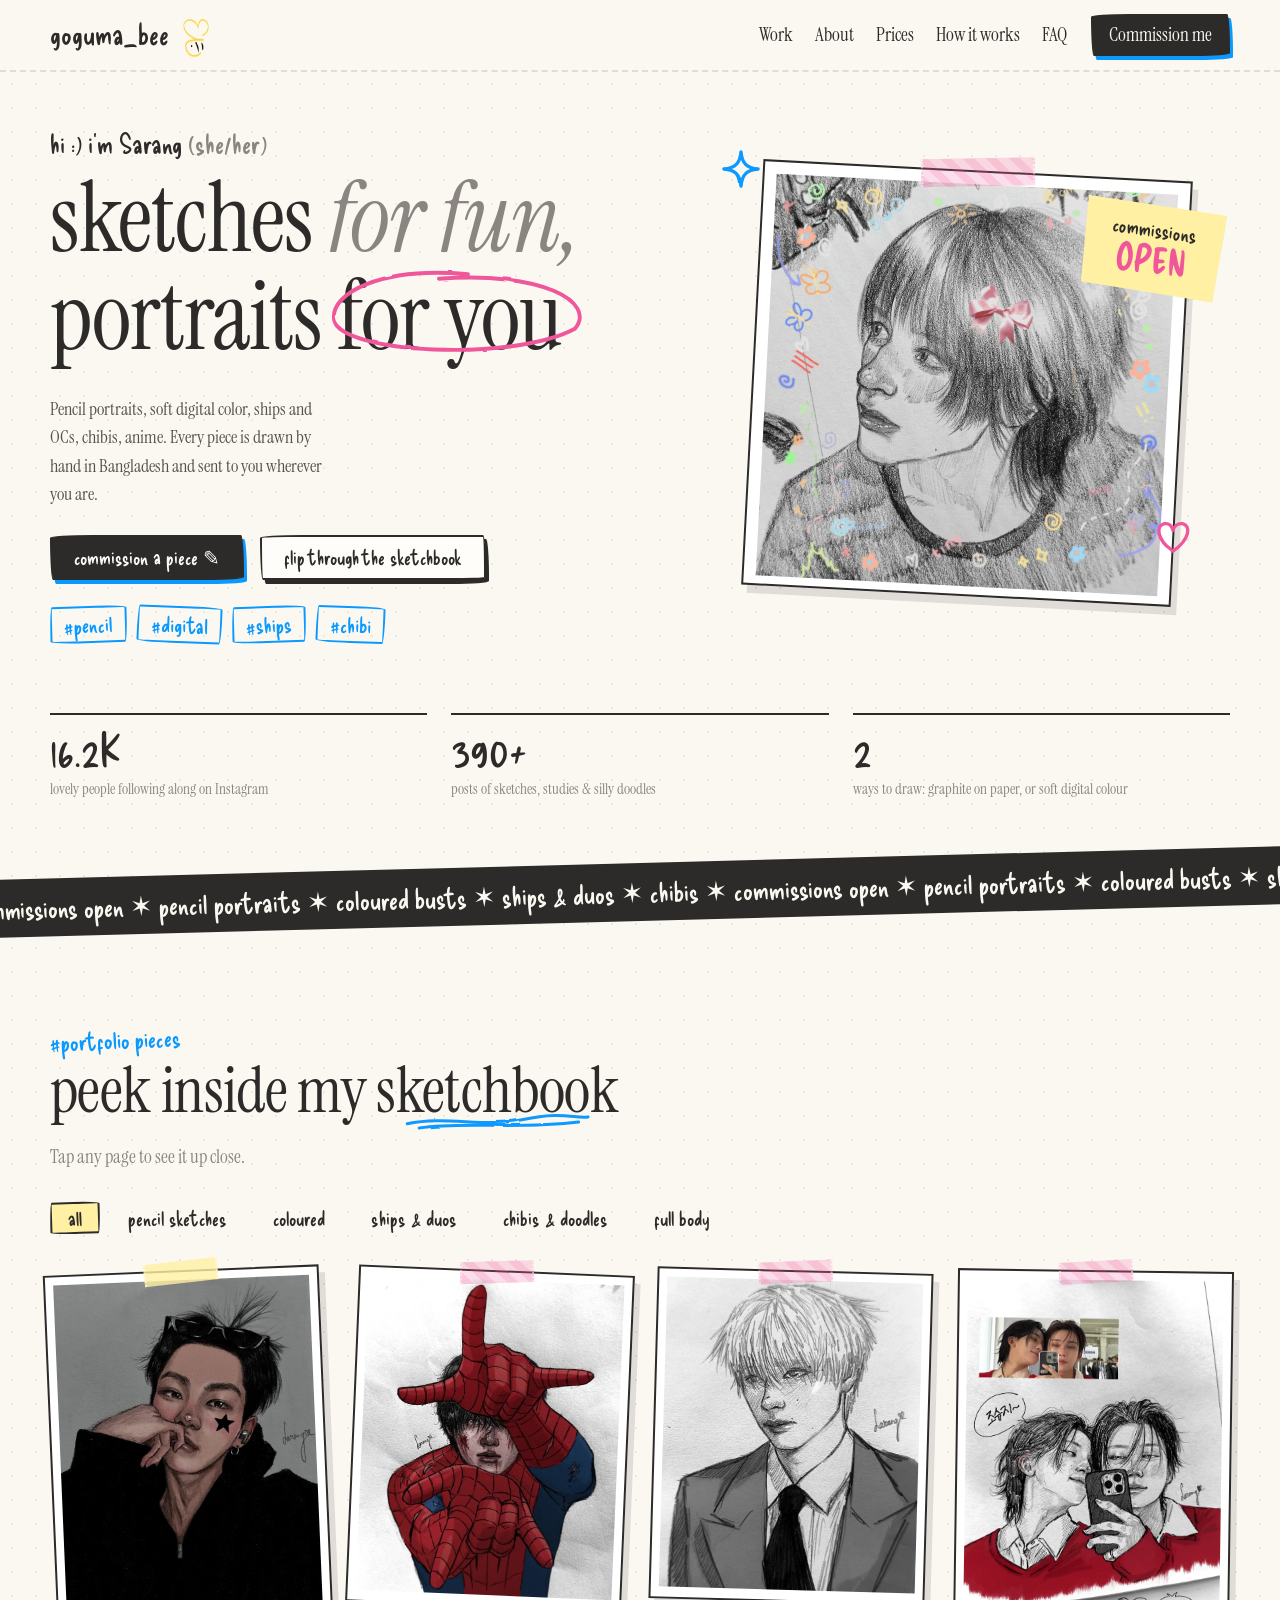
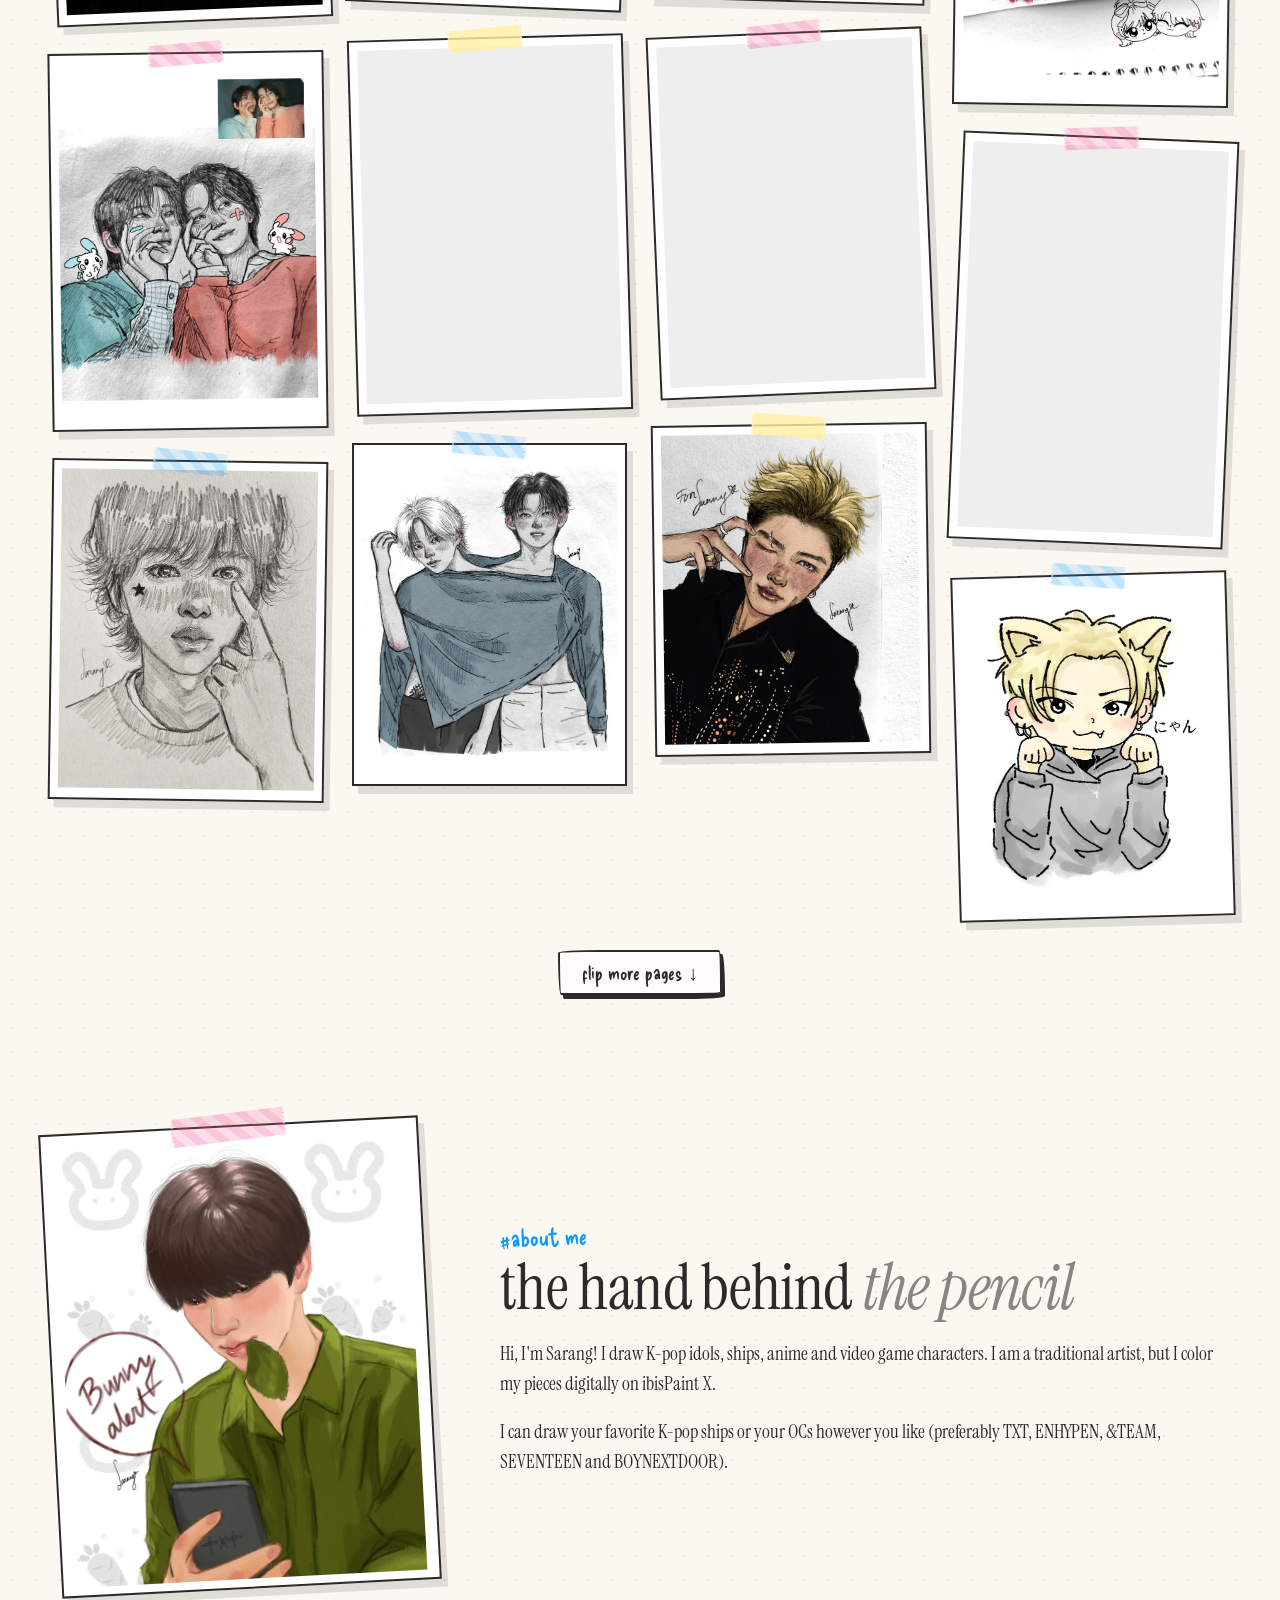
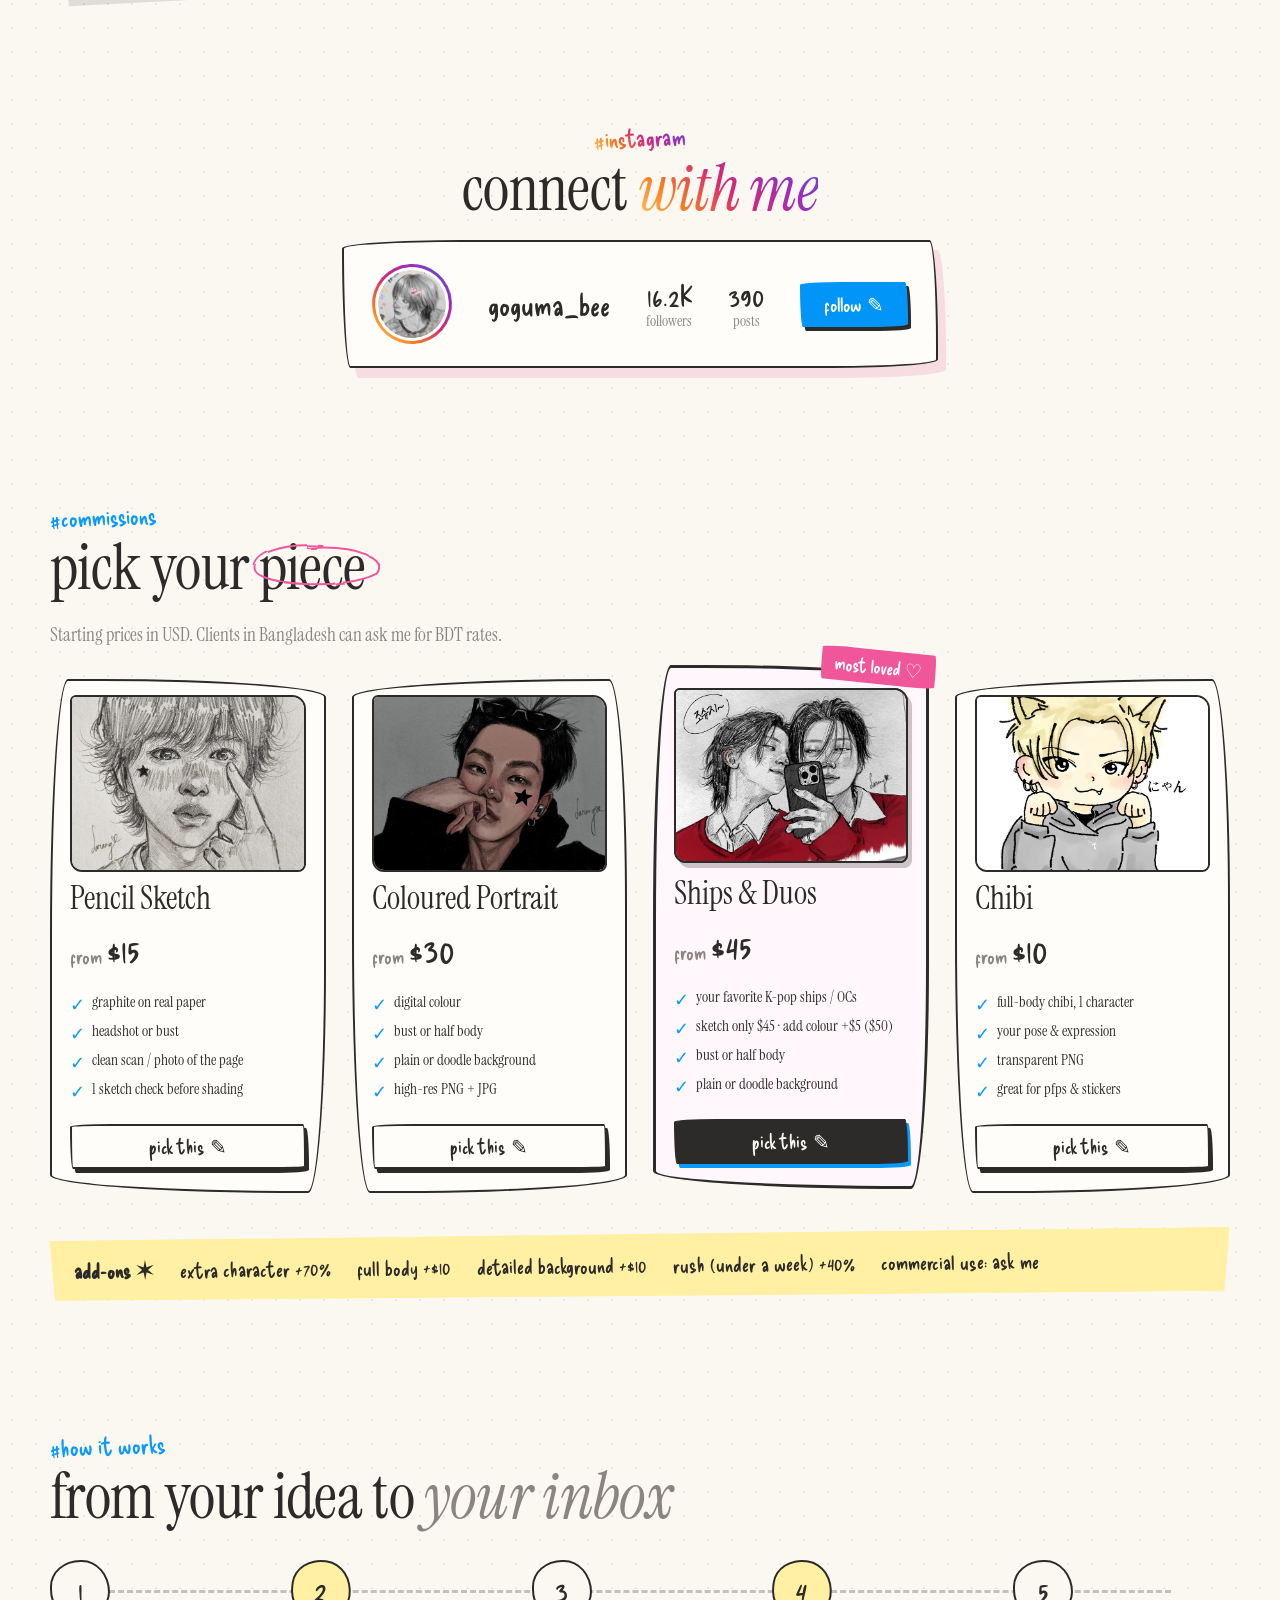
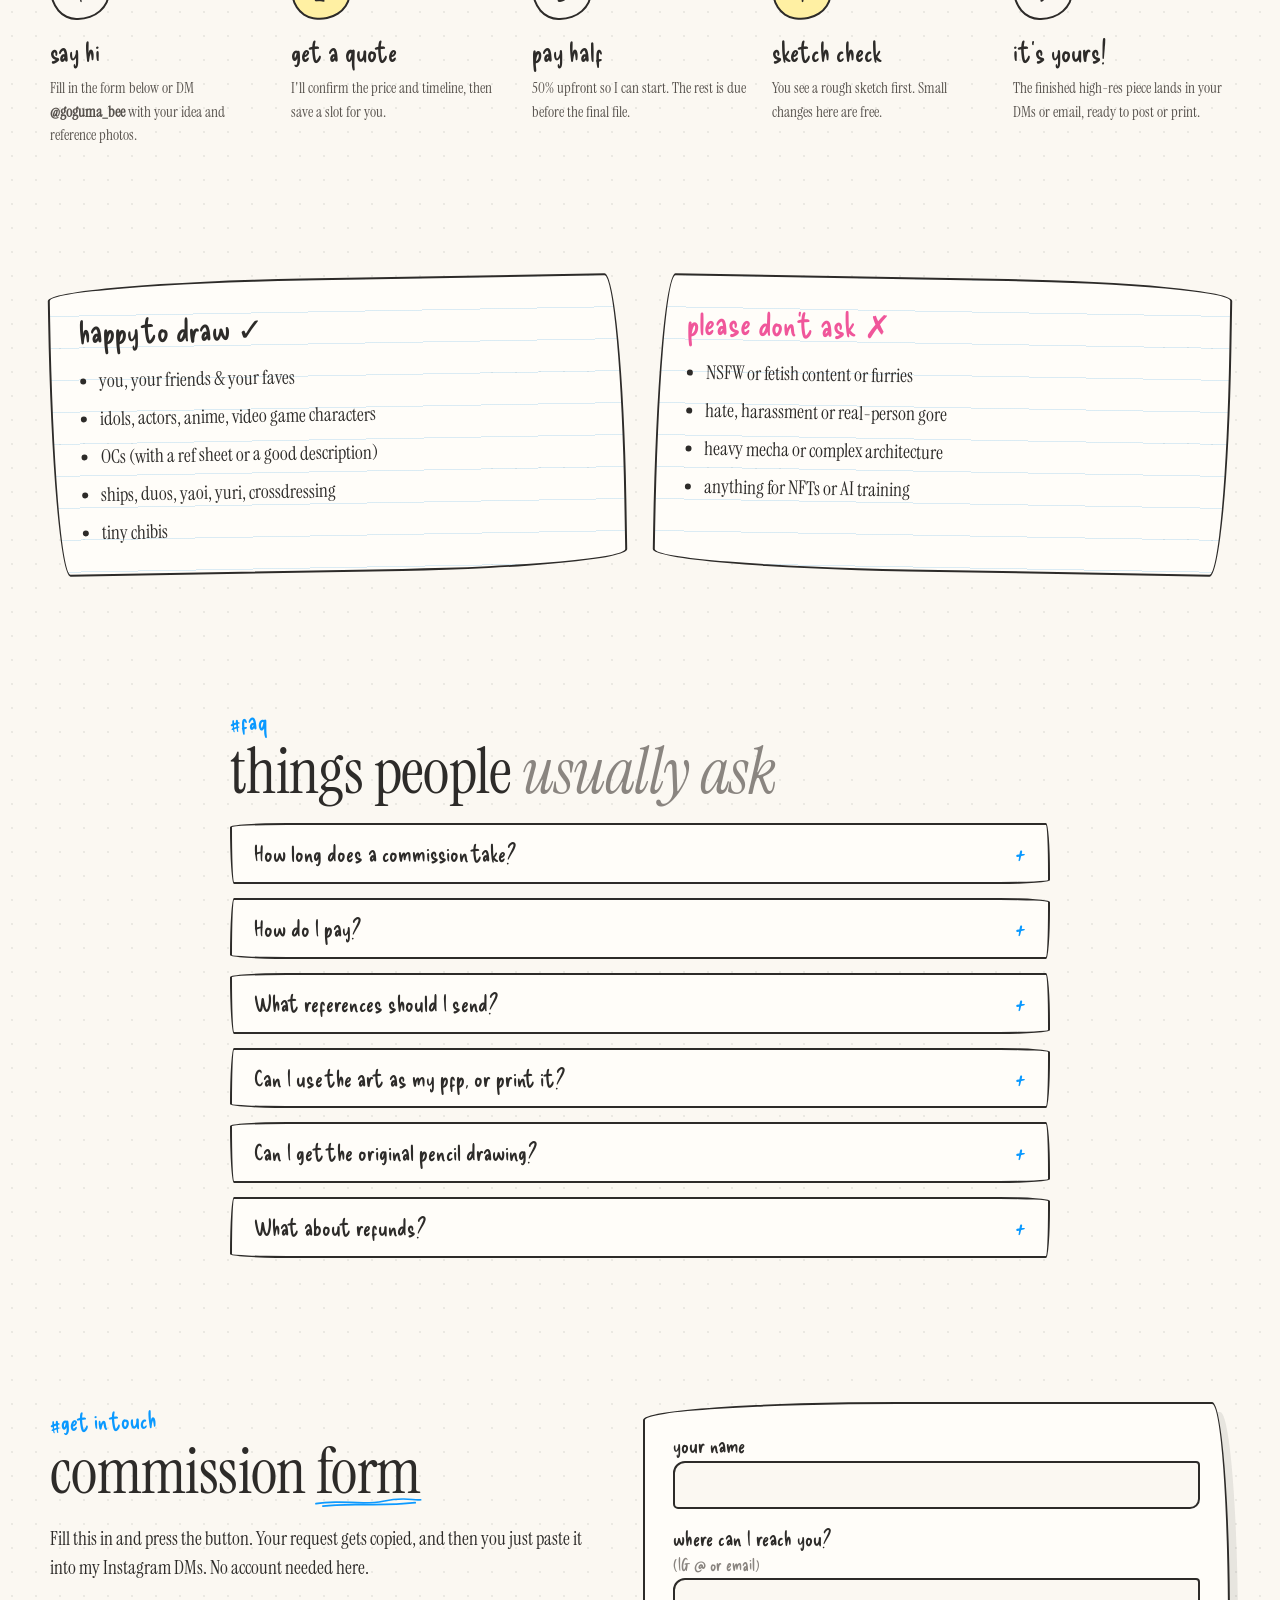
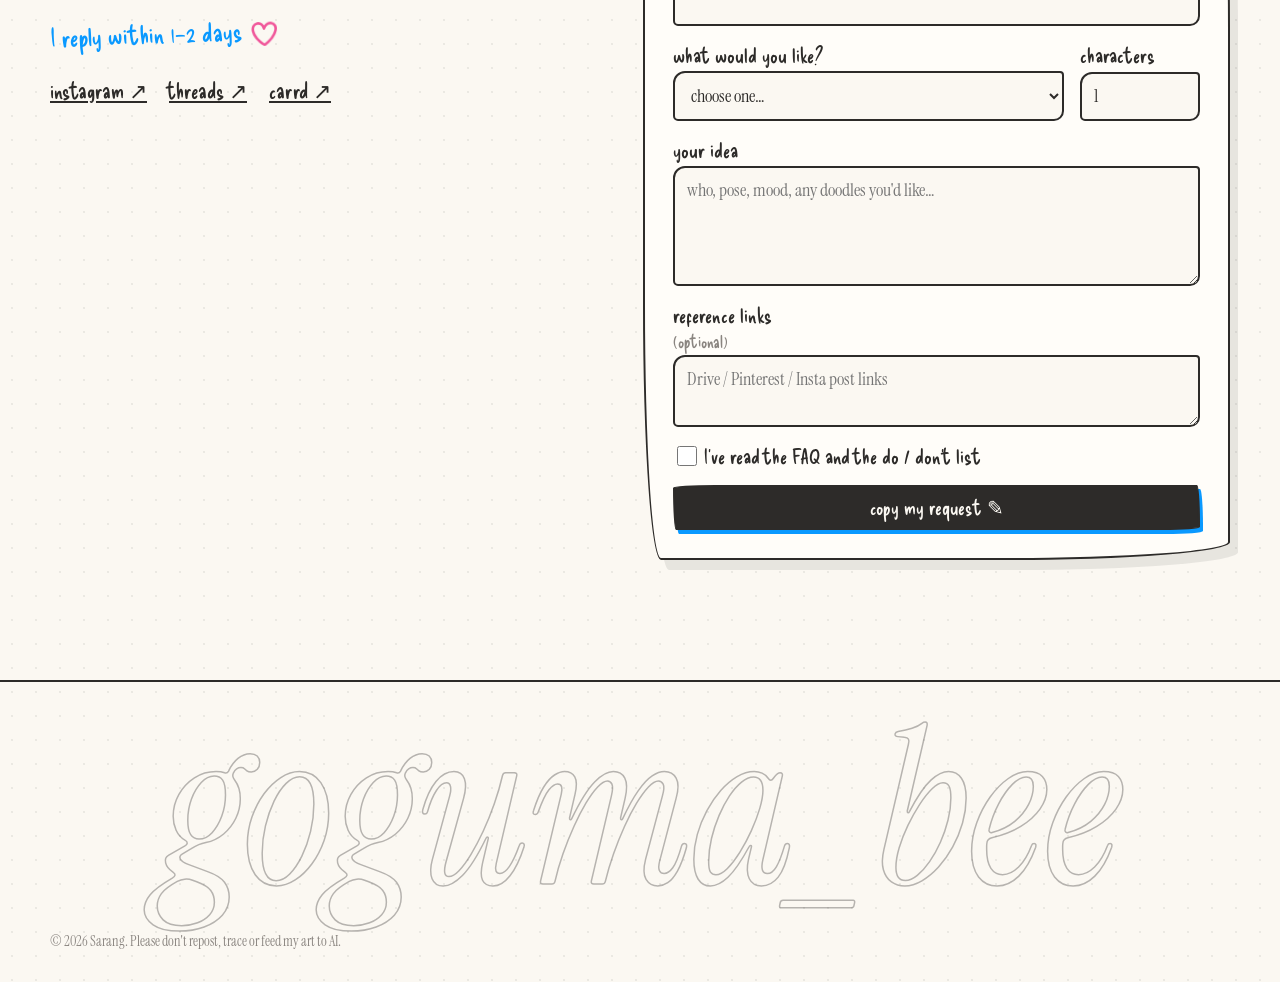
<file: index.html>
<!DOCTYPE html>
<html lang="en">
<head>
  <meta charset="utf-8">
  <meta name="viewport" content="width=device-width, initial-scale=1">
  <title>goguma_bee · Sarang's sketchbook &amp; commissions</title>
  <meta name="description" content="Pencil portraits, soft digital color, ships and OCs, chibis, anime by Sarang (@goguma_bee). Commissions open.">
  <meta property="og:title" content="goguma_bee · sketches for fun, commissions for you">
  <meta property="og:image" content="img/Untitled231_20261003192501.webp">
  <link rel="icon" href="img/logo.png">
  <link rel="preconnect" href="https://fonts.googleapis.com">
  <link rel="preconnect" href="https://fonts.gstatic.com" crossorigin>
  <link href="https://fonts.googleapis.com/css2?family=Delicious+Handrawn&family=Instrument+Serif:ital@0;1&display=swap" rel="stylesheet">
  <link rel="stylesheet" href="style.css">
</head>
<body>
<a class="skip" href="#work">Skip to artwork</a>

<!-- Reusable hand-drawn doodles -->
<svg width="0" height="0" style="position:absolute" aria-hidden="true">
  <defs>
    <filter id="rough"><feTurbulence type="fractalNoise" baseFrequency="0.04" numOctaves="2" seed="3"/><feDisplacementMap in="SourceGraphic" scale="2.5"/></filter>
    <symbol id="underline" viewBox="0 0 220 24"><path pathLength="1" d="M4 15 C 50 5, 95 20, 140 10 S 200 9, 216 7"/><path pathLength="1" d="M18 20 C 70 12, 130 22, 205 13"/></symbol>
    <symbol id="circle" viewBox="0 0 240 90"><path pathLength="1" d="M130 9 C 52 2, 6 26, 10 50 C 15 80, 170 88, 226 58 C 246 34, 196 6, 104 13"/></symbol>
    <symbol id="arrow" viewBox="0 0 120 80"><path pathLength="1" d="M8 8 C 20 55, 60 72, 104 58"/><path pathLength="1" d="M88 46 L106 58 L88 70"/></symbol>
    <symbol id="star" viewBox="0 0 40 40"><path pathLength="1" d="M20 3 L24 16 L37 17 L26 24 L30 37 L20 29 L10 37 L14 24 L3 17 L16 16 Z"/></symbol>
    <symbol id="heart" viewBox="0 0 40 36"><path pathLength="1" d="M20 33 C 2 20, 2 6, 11 4 C 16 3, 19 7, 20 11 C 21 7, 25 3, 30 4 C 39 6, 38 20, 20 33 Z"/></symbol>
    <symbol id="sparkle" viewBox="0 0 40 40"><path pathLength="1" d="M20 2 C 21 14, 26 19, 38 20 C 26 21, 21 26, 20 38 C 19 26, 14 21, 2 20 C 14 19, 19 14, 20 2 Z"/></symbol>
  </defs>
</svg>

<header class="nav">
  <a class="logo hand" href="#top">goguma_bee <img src="img/logo.png" width="256" height="256" alt=""></a>
  <nav aria-label="Main">
    <a href="#work">Work</a>
    <a href="#about">About</a>
    <a href="#commissions">Prices</a>
    <a href="#process">How it works</a>
    <a href="#faq">FAQ</a>
  </nav>
  <a class="btn btn-ink" href="#order">Commission me</a>
</header>

<main id="top">

  <!-- HERO -->
  <section class="hero wrap">
    <div class="hero-text">
      <p class="hand hello">hi :) i'm Sarang <span class="muted">(she/her)</span></p>
      <h1>sketches <em>for fun,</em><br>portraits
        <span class="circled">for you
          <svg class="doodle draw" aria-hidden="true"><use href="#circle"/></svg>
        </span>
      </h1>
      <p class="lede">Pencil portraits, soft digital color, ships and OCs, chibis, anime. Every piece is drawn by hand in Bangladesh and sent to you wherever you are.</p>
      <div class="cta">
        <a class="btn btn-ink" href="#order">commission a piece ✎</a>
        <a class="btn" href="#work">flip through the sketchbook</a>
      </div>
      <ul class="tags hand" aria-label="What I draw">
        <li>#pencil</li><li>#digital</li><li>#ships</li><li>#chibi</li>
      </ul>
    </div>

    <div class="hero-art">
      <figure class="polaroid tilt-r">
        <img src="img/hero.webp" width="1100" height="1100"
             alt="Pencil portrait of a girl with short hair and bangs, a pink bow in her hair, surrounded by colourful doodles">
      </figure>
      <div class="sticky hand" role="note">
        <!-- EDIT: open / closed -->
        commissions<br><b>OPEN</b>
      </div>
      <svg class="doodle float s1" aria-hidden="true"><use href="#sparkle"/></svg>
      <svg class="doodle float s2" aria-hidden="true"><use href="#heart"/></svg>
    </div>
  </section>

  <!-- STATS -->
  <section class="stats wrap" aria-label="Quick facts">
    <div><b class="hand">16.2K</b><span>lovely people following along on Instagram</span></div>
    <div><b class="hand">390+</b><span>posts of sketches, studies &amp; silly doodles</span></div>
    <div><b class="hand">2</b><span>ways to draw: graphite on paper, or soft digital colour</span></div>
  </section>

  <div class="marquee hand" aria-hidden="true">
    <div>✶ commissions open ✶ pencil portraits ✶ coloured busts ✶ ships &amp; duos ✶ chibis ✶ commissions open ✶ pencil portraits ✶ coloured busts ✶ ships &amp; duos ✶ chibis </div>
  </div>

  <!-- WORK -->
  <section id="work" class="wrap section">
    <p class="kicker hand">#portfolio pieces</p>
    <h2>peek inside my
      <span class="underlined">sketchbook<svg class="doodle draw" aria-hidden="true"><use href="#underline"/></svg></span>
    </h2>
    <p class="sub">Tap any page to see it up close.</p>

    <div class="filters hand" role="group" aria-label="Filter artwork">
      <button aria-pressed="true" data-f="all">all</button>
      <!-- the rest come from content/categories.json -->
    </div>

    <div id="grid" class="grid"></div>
    <div class="center"><button id="more" class="btn">flip more pages ↓</button></div>
  </section>

  <!-- ABOUT -->
  <section id="about" class="wrap section about">
    <figure class="polaroid tilt-l about-img">
      <img src="img/t/Untitled165_20260606183746.webp" width="720" height="960" loading="lazy"
           alt="Digital painting of a boy in a green shirt holding his phone with a leaf in his mouth, captioned 'Bunny alert!'">
    </figure>
    <div>
      <p class="kicker hand">#about me</p>
      <h2>the hand behind <em>the pencil</em></h2>
      <div id="about-text"></div>
    </div>
  </section>

  <!-- INSTAGRAM -->
  <section id="insta" class="wrap section">
    <p class="kicker hand">#instagram</p>
    <h2>connect <em>with me</em></h2>
    <div class="ig sketch-box">
      <img class="ig-avatar" src="img/pfp.png" width="72" height="72" alt="">
      <b class="ig-name hand">goguma_bee</b>
      <!-- EDIT: counts are typed in by hand -->
      <p class="ig-stat"><b class="hand">16.2K</b> followers</p>
      <p class="ig-stat"><b class="hand">390</b> posts</p>
      <a class="btn btn-ink" href="https://instagram.com/goguma_bee" target="_blank" rel="noopener">follow ✎</a>
    </div>
  </section>

  <!-- PRICING -->
  <section id="commissions" class="wrap section">
    <p class="kicker hand">#commissions</p>
    <h2>pick your
      <span class="circled">piece<svg class="doodle draw" aria-hidden="true"><use href="#circle"/></svg></span>
    </h2>
    <!-- EDIT: all prices below are placeholders -->
    <p class="sub">Starting prices in USD. Clients in Bangladesh can ask me for BDT rates.</p>

    <div class="cards">
    </div>

    <div class="addons sticky-wide hand">
      <b>add-ons ✶</b>
      <span>extra character +70%</span>
      <span>full body +$10</span>
      <span>detailed background +$10</span>
      <span>rush (under a week) +40%</span>
      <span>commercial use: ask me</span>
    </div>
  </section>

  <!-- PROCESS -->
  <section id="process" class="wrap section">
    <p class="kicker hand">#how it works</p>
    <h2>from your idea to <em>your inbox</em></h2>
    <ol class="steps">
      <li><span class="num hand">1</span><h3 class="hand">say hi</h3><p>Fill in the form below or DM <b>@goguma_bee</b> with your idea and reference photos.</p></li>
      <li><span class="num hand">2</span><h3 class="hand">get a quote</h3><p>I'll confirm the price and timeline, then save a slot for you.</p></li>
      <li><span class="num hand">3</span><h3 class="hand">pay half</h3><p>50% upfront so I can start. The rest is due before the final file.</p></li>
      <li><span class="num hand">4</span><h3 class="hand">sketch check</h3><p>You see a rough sketch first. Small changes here are free.</p></li>
      <li><span class="num hand">5</span><h3 class="hand">it's yours!</h3><p>The finished high-res piece lands in your DMs or email, ready to post or print.</p></li>
    </ol>
  </section>

  <!-- WILL / WON'T -->
  <section class="wrap section willwont">
    <div class="paper sketch-box">
      <h3 class="hand">happy to draw ✓</h3>
      <ul><li>you, your friends &amp; your faves</li><li>idols, actors, anime, video game characters</li><li>OCs (with a ref sheet or a good description)</li><li>ships, duos, yaoi, yuri, crossdressing</li><li>tiny chibis</li></ul>
    </div>
    <div class="paper sketch-box">
      <h3 class="hand">please don't ask ✗</h3>
      <ul><li>NSFW or fetish content or furries</li><li>hate, harassment or real-person gore</li><li>heavy mecha or complex architecture</li><li>anything for NFTs or AI training</li></ul>
    </div>
  </section>

  <!-- FAQ -->
  <section id="faq" class="wrap section narrow">
    <p class="kicker hand">#faq</p>
    <h2>things people <em>usually ask</em></h2>
    <div id="faq-list"></div>
  </section>

  <!-- ORDER -->
  <section id="order" class="wrap section order">
    <div class="order-intro">
      <p class="kicker hand">#get in touch</p>
      <h2>commission <span class="underlined">form<svg class="doodle draw" aria-hidden="true"><use href="#underline"/></svg></span></h2>
      <p>Fill this in and press the button. Your request gets copied, and then you just paste it into my Instagram DMs. No account needed here.</p>
      <p class="hand big-note">I reply within 1–2 days
        <svg class="doodle" aria-hidden="true"><use href="#heart"/></svg></p>
      <ul class="links hand">
        <li><a href="https://instagram.com/goguma_bee" target="_blank" rel="noopener">instagram ↗</a></li>
        <li><a href="https://www.threads.net/@goguma_bee" target="_blank" rel="noopener">threads ↗</a></li>
        <li><a href="https://gogumabee.carrd.co" target="_blank" rel="noopener">carrd ↗</a></li>
      </ul>
    </div>

    <form id="form" class="sketch-box form">
      <label>your name<input name="name" required autocomplete="name"></label>
      <label>where can I reach you? <small>(IG @ or email)</small><input name="contact" required></label>
      <div class="row">
        <label>what would you like?
          <select name="type" required>
            <option value="">choose one…</option>
            <option>Pencil sketch</option>
            <option>Coloured portrait</option>
            <option>Ship / duo</option>
            <option>Chibi</option>
            <option>Not sure yet</option>
          </select>
        </label>
        <label>characters<input name="chars" type="number" min="1" max="6" value="1" required></label>
      </div>
      <label>your idea<textarea name="idea" rows="4" required placeholder="who, pose, mood, any doodles you'd like…"></textarea></label>
      <label>reference links <small>(optional)</small><textarea name="refs" rows="2" placeholder="Drive / Pinterest / Insta post links"></textarea></label>
      <label class="check"><input type="checkbox" name="tos" required> I've read the FAQ and the do / don't list</label>
      <button class="btn btn-ink" type="submit">copy my request ✎</button>
      <div id="done" class="done" hidden>
        <p class="hand" role="status" id="status"></p>
        <textarea id="out" rows="6" readonly aria-label="Your request message"></textarea>
        <a class="btn btn-ink" href="https://ig.me/m/goguma_bee" target="_blank" rel="noopener">open my Instagram DMs ↗</a>
      </div>
    </form>
  </section>
</main>

<footer class="footer">
  <p class="giant" aria-hidden="true">goguma_bee</p>
  <div class="wrap foot-row">
    <p class="muted">© 2026 Sarang. Please don't repost, trace or feed my art to AI.</p>
  </div>
</footer>

<dialog id="lb" aria-label="Artwork viewer">
  <button class="lb-close hand" aria-label="Close">✕</button>
  <button class="lb-nav prev hand" aria-label="Previous">←</button>
  <figure><img alt=""></figure>
  <button class="lb-nav next hand" aria-label="Next">→</button>
</dialog>

<script type="module" src="script.js"></script>
</body>
</html>
</file>
<file: style.css>
:root {
  --ink: #2d2b29;
  --muted: #8a8580;
  --paper: #fbf8f2;
  --card: #fffdf9;
  --blue: #0a99ff;
  --pink: #f0569a;
  --yellow: #fff0a3;
  --hand: "Delicious Handrawn", "Comic Sans MS", cursive;
  --serif: "Instrument Serif", Georgia, serif;
  /* Bee from the "Honey Arrow & Bee" cursor by Sweezy Cursors (sweezy-cursors.com), mirrored. Their licence is personal use only: needs their written permission before the site goes live. */
  --bee: url("img/cursor/bee.png") 1 14, auto; /* hotspot = antenna tip */
  /* wobbly hand-drawn box corners */
  --wob: 255px 18px 225px 18px / 18px 225px 18px 255px;
  --wob2: 18px 225px 18px 255px / 255px 18px 225px 18px;
}

* { box-sizing: border-box; }
html { scroll-behavior: smooth; scroll-padding-top: 80px; }
body {
  margin: 0;
  color: var(--ink);
  font: 19px/1.55 var(--serif); /* 19px: Instrument Serif runs small next to the old 17px Geist */
  background:
    radial-gradient(circle, #2d2b2914 1px, transparent 1.4px) 0 0 / 24px 24px,
    var(--paper);
  overflow-x: hidden;
}
img { max-width: 100%; display: block; }
a { color: inherit; }
html, a, button, select, summary, input[type="checkbox"] { cursor: var(--bee); } /* same bee everywhere, links and buttons included */
input, textarea { cursor: text; }
h1, h2 { font-family: var(--serif); font-weight: 400; line-height: 1.02; letter-spacing: -.01em; margin: 0 0 .3em; }
h1 { font-size: clamp(3rem, 7.5vw, 6.4rem); }
h2 { font-size: clamp(2.4rem, 5vw, 4rem); }
h1 em, h2 em { color: var(--muted); }
h3 { margin: .2em 0; }
.hand { font-family: var(--hand); }
.muted { color: var(--muted); }
.wrap { width: min(1180px, 100% - 40px); margin-inline: auto; }
.section { padding: 90px 0 40px; }
.narrow { max-width: 820px; }
.center { text-align: center; margin-top: 30px; }
.kicker { color: var(--blue); font-size: 1.5rem; margin: 0; transform: rotate(-2deg); display: inline-block; }
.sub { color: var(--muted); margin: 0 0 30px; }
.skip { position: absolute; left: -999px; }
.skip:focus { left: 10px; top: 10px; z-index: 99; background: var(--ink); color: #fff; padding: 8px 14px; }
:focus-visible { outline: 3px dashed var(--blue); outline-offset: 3px; }

/* ---------- doodles ---------- */
.doodle { fill: none; stroke: var(--blue); stroke-width: 3.5; stroke-linecap: round; stroke-linejoin: round; filter: url(#rough); overflow: visible; }
.draw path { stroke-dasharray: 1; stroke-dashoffset: 1; transition: stroke-dashoffset 1.1s ease-out; }
.draw path + path { transition-delay: .5s; }
.in .draw path, .draw.in path { stroke-dashoffset: 0; }
.underlined, .circled { position: relative; white-space: nowrap; display: inline-block; }
.underlined svg { position: absolute; left: -2%; bottom: -.12em; width: 104%; height: .32em; }
.circled svg { position: absolute; inset: -.18em -.3em -.12em -.15em; width: calc(100% + .45em); height: calc(100% + .3em); stroke: var(--pink); }

/* ---------- buttons ---------- */
.btn {
  display: inline-block; font: 1.25rem var(--hand); text-decoration: none; cursor: var(--bee);
  padding: 8px 22px; color: var(--ink); background: var(--card);
  border: 2px solid var(--ink); border-radius: var(--wob);
  box-shadow: 3px 4px 0 var(--ink); transition: transform .15s, box-shadow .15s;
}
.btn:hover { transform: translate(-1px, -2px) rotate(-1deg); box-shadow: 5px 6px 0 var(--ink); }
.btn:active { transform: translate(2px, 3px); box-shadow: 0 0 0 var(--ink); }
.btn-ink { background: var(--ink); color: var(--paper); box-shadow: 3px 4px 0 var(--blue); }
.btn-ink:hover { box-shadow: 5px 6px 0 var(--blue); }
.sketch-box { border: 2px solid var(--ink); border-radius: var(--wob); background: var(--card); }

/* ---------- nav ---------- */
.nav {
  position: sticky; top: 0; z-index: 20; display: flex; align-items: center; gap: 24px;
  padding: 12px max(20px, calc((100% - 1180px) / 2));
  background: color-mix(in srgb, var(--paper) 88%, transparent); backdrop-filter: blur(8px);
  border-bottom: 2px dashed #2d2b2922;
}
.logo { font-size: 1.8rem; text-decoration: none; margin-right: auto; }
.logo img { display: inline; width: auto; height: 1.4em; vertical-align: middle; }
.nav nav { display: flex; gap: 22px; }
.nav nav a, .nav .btn { font: 19px/1.3 var(--serif); }
.nav nav a { text-decoration: none; position: relative; }
.nav nav a::after { content: ""; position: absolute; left: 0; right: 0; bottom: -2px; height: 2px; background: var(--blue); transform: scaleX(0); transition: transform .2s; border-radius: 2px; }
.nav nav a:hover::after { transform: scaleX(1); }
.nav .btn { padding: 7px 16px; }

/* ---------- hero ---------- */
.hero { display: grid; grid-template-columns: 1.15fr 1fr; gap: 50px; align-items: center; padding: 50px 0 30px; }
.hello { font-size: 1.7rem; margin: 0 0 6px; }
.lede { font-size: 1.15rem; max-width: 34ch; color: #57524d; }
.cta { display: flex; flex-wrap: wrap; gap: 16px; margin: 26px 0; }
.tags { display: flex; gap: 10px; flex-wrap: wrap; list-style: none; padding: 0; margin: 0; }
.tags li { color: var(--blue); font-size: 1.35rem; padding: 0 12px; border: 2px solid currentColor; border-radius: var(--wob2); }
.tags li:nth-child(even) { transform: rotate(2deg); }
.tags li:nth-child(odd) { transform: rotate(-2deg); }

.hero-art { position: relative; justify-self: center; width: min(430px, 100%); }
.polaroid { margin: 0; padding: 12px 12px 8px; background: #fff; border: 2px solid var(--ink); box-shadow: 6px 8px 0 #2d2b2922; position: relative; }
.polaroid::before { /* washi tape */
  content: ""; position: absolute; top: -14px; left: 50%; width: 110px; height: 28px; translate: -50% 0; rotate: -4deg;
  background: repeating-linear-gradient(45deg, #f0569a55 0 8px, #f0569a33 8px 16px); border-left: 2px dotted #fff8; border-right: 2px dotted #fff8;
}
.polaroid figcaption { text-align: center; font-size: 1.35rem; padding-top: 6px; }
.hero-art .polaroid img { width: 100%; height: auto; }
.tilt-r { rotate: 3deg; }
.tilt-l { rotate: -3deg; }
.sticky {
  position: absolute; right: -40px; top: 34px; width: 140px; padding: 14px 10px; text-align: center; line-height: 1.1;
  font-size: 1.3rem; background: var(--yellow); rotate: 8deg; box-shadow: 3px 5px 0 #2d2b2918; clip-path: polygon(0 0, 100% 2%, 98% 100%, 3% 97%);
}
.sticky b { font-size: 2.2rem; color: var(--pink); letter-spacing: .05em; }
.float { position: absolute; width: 38px; height: 38px; animation: bob 4s ease-in-out infinite; }
.s1 { left: -30px; top: -20px; }
.s2 { right: -10px; bottom: 40px; stroke: var(--pink); animation-delay: -2s; }
@keyframes bob { 50% { translate: 0 -8px; rotate: 10deg; } }

/* ---------- stats + marquee ---------- */
.stats { display: grid; grid-template-columns: repeat(3, 1fr); gap: 24px; padding: 40px 0 50px; }
.stats div { border-top: 2px solid var(--ink); padding-top: 10px; }
.stats b { display: block; font-size: 3rem; line-height: 1; font-weight: 400; }
.stats span { color: var(--muted); font-size: .95rem; }
.marquee { overflow: hidden; background: var(--ink); color: var(--paper); font-size: 1.7rem; padding: 8px 0; rotate: -1.5deg; margin: 10px -60px; }
.marquee div { white-space: nowrap; width: max-content; animation: slide 40s linear infinite; }
@keyframes slide { to { transform: translateX(-50%); } }

/* ---------- filters + gallery ---------- */
.filters { display: flex; flex-wrap: wrap; gap: 10px; margin-bottom: 36px; }
.filters button {
  font: 1.25rem var(--hand); color: var(--ink); background: none; cursor: var(--bee);
  padding: 2px 16px; border: 2px solid transparent; border-radius: var(--wob2);
}
.filters button:hover { border-color: #2d2b2944; }
.filters button[aria-pressed="true"] { border-color: var(--ink); background: var(--yellow); rotate: -2deg; }

.grid { columns: 4 230px; column-gap: 26px; }
.grid .polaroid { display: block; width: 100%; font: inherit; break-inside: avoid; margin: 0 0 30px; padding: 8px 8px 10px; cursor: var(--bee); rotate: var(--r, 0deg); transition: rotate .25s, transform .25s, box-shadow .25s; }
.grid .polaroid::before { width: 70px; height: 22px; top: -11px; }
.grid .polaroid:nth-child(3n)::before { background: repeating-linear-gradient(45deg, #0a99ff44 0 8px, #0a99ff22 8px 16px); rotate: 5deg; }
.grid .polaroid:nth-child(4n+1)::before { background: #fff0a3cc; }
.grid .polaroid:hover, .grid .polaroid:focus-visible { rotate: 0deg; transform: scale(1.03); box-shadow: 8px 12px 0 #2d2b2926; z-index: 2; }
.grid img { width: 100%; height: auto; background: #eee; }
[hidden] { display: none !important; } /* else .btn/.polaroid display rules override the hidden attribute */

/* ---------- about ---------- */
.about { display: grid; grid-template-columns: 380px 1fr; gap: 70px; align-items: center; }
.about-img img { aspect-ratio: 4 / 5; object-fit: cover; object-position: 50% 20%; width: 100%; height: auto; }

/* ---------- instagram widget ---------- */
#insta { --ig: linear-gradient(45deg, #feda75, #fa7e1e, #d62976, #962fbf, #4f5bd5); --ig-blue: #0095f6; text-align: center; }
#insta .kicker, #insta h2 em { background: var(--ig); -webkit-background-clip: text; background-clip: text; color: transparent; }
.ig { display: flex; flex-wrap: wrap; justify-content: center; align-items: center; gap: 14px 36px; width: fit-content; margin: 0 auto; padding: 22px 28px; box-shadow: 8px 10px 0 #d6297622; }
.ig .btn-ink { background: var(--ig-blue); border-color: var(--ig-blue); color: #fff; box-shadow: 3px 4px 0 var(--ink); }
.ig .btn-ink:hover { box-shadow: 5px 6px 0 var(--ink); }
/* story ring: gradient border, white gap (padding), photo */
.ig-avatar { width: 80px; height: 80px; padding: 3px; object-fit: cover; object-position: 50% 30%; border-radius: 50%; border: 3.5px solid transparent; background: linear-gradient(var(--card), var(--card)) padding-box, var(--ig) border-box; rotate: -4deg; }
.ig-name { font-size: 1.9rem; font-weight: 400; }
.ig-stat { margin: 0; color: var(--muted); font-size: .95rem; display: grid; text-align: center; line-height: 1.1; }
.ig-stat b { color: var(--ink); font-size: 1.9rem; font-weight: 400; }

/* ---------- pricing ---------- */
.cards { display: grid; grid-template-columns: repeat(4, 1fr); gap: 26px; align-items: start; }
.card { padding: 14px 18px 22px; position: relative; transition: rotate .25s; }
.card:nth-child(odd) { border-radius: var(--wob2); }
.card:hover { rotate: -1deg; }
.card img { width: 100%; aspect-ratio: 4 / 3; object-fit: cover; border: 2px solid var(--ink); border-radius: 6px 14px 8px 12px; margin-bottom: 10px; }
/* two example images stacked like cards; the front one slides out and tucks behind every 2s */
.card .pair { display: grid; margin: 6px 0 14px; isolation: isolate; }
.card .pair img { grid-area: 1 / 1; margin: 0; box-shadow: 4px 5px 0 #2d2b2922; animation: shuffle 4s infinite; }
.card .pair img:last-child { animation-delay: -2s; }
@keyframes shuffle {
  0%, 40% { z-index: 2; transform: rotate(2deg); }
  46% { z-index: 2; transform: translate(-22%, -6%) rotate(-12deg); }
  52%, 90% { z-index: 1; transform: translate(-4%, -4%) rotate(-6deg) scale(.96); }
  100% { z-index: 2; transform: rotate(2deg); }
}
.card h3 { font: 2rem/1 var(--serif); }
.price { font-size: 1.3rem; margin: 6px 0 4px; color: var(--muted); }
.price b { color: var(--ink); font-size: 2.4rem; font-weight: 400; }
.card ul { padding: 0; margin: 8px 0 20px; list-style: none; font-size: .93rem; }
.card li { padding: 3px 0 3px 22px; position: relative; }
.card li::before { content: "✓"; position: absolute; left: 0; color: var(--blue); font-family: var(--hand); font-size: 1.1rem; }
.card .btn { width: 100%; text-align: center; }
.featured { background: #fff7fb; border-width: 3px; margin-top: -14px; }
.badge { position: absolute; top: -18px; right: -10px; background: var(--pink); color: #fff; padding: 2px 14px; font-size: 1.2rem; rotate: 6deg; border-radius: var(--wob); z-index: 1; }
.addons { display: flex; flex-wrap: wrap; gap: 6px 26px; align-items: center; margin-top: 40px; padding: 16px 24px; background: var(--yellow); font-size: 1.3rem; rotate: -.6deg; clip-path: polygon(0 3%, 100% 0, 99.5% 100%, .4% 96%); }

/* ---------- process ---------- */
.steps { list-style: none; padding: 0; margin: 30px 0 0; display: grid; grid-template-columns: repeat(5, 1fr); gap: 24px; position: relative; }
.steps::before { content: ""; position: absolute; top: 30px; left: 5%; right: 5%; border-top: 3px dashed #2d2b2944; }
.steps li { position: relative; }
.num { display: grid; place-items: center; width: 60px; height: 60px; font-size: 2rem; background: var(--paper); border: 2.5px solid var(--ink); border-radius: 52% 48% 55% 45% / 45% 55% 48% 52%; }
.steps li:nth-child(even) .num { rotate: 8deg; background: var(--yellow); }
.steps h3 { font-size: 1.7rem; font-weight: 400; margin-top: 10px; }
.steps p { margin: 0; color: #57524d; font-size: .95rem; }

/* ---------- will / won't ---------- */
.willwont { display: grid; grid-template-columns: 1fr 1fr; gap: 30px; }
.paper { padding: 22px 28px; background: repeating-linear-gradient(var(--card) 0 31px, #0a99ff22 31px 32px); }
.paper h3 { font-size: 2rem; font-weight: 400; margin: 0 0 6px; }
.paper:last-child h3 { color: var(--pink); }
.paper:first-child { rotate: -1deg; }
.paper:last-child { rotate: 1deg; border-radius: var(--wob2); }
.paper ul { margin: 0; padding-left: 20px; line-height: 2; }

/* ---------- faq ---------- */
details { margin-bottom: 14px; padding: 4px 22px; }
details:nth-of-type(even) { border-radius: var(--wob2); }
summary { cursor: var(--bee); font: 1.45rem var(--hand); padding: 10px 0; list-style: none; display: flex; justify-content: space-between; gap: 10px; }
summary::-webkit-details-marker { display: none; }
summary::after { content: "+"; color: var(--blue); font-size: 1.8rem; line-height: 1; transition: rotate .2s; }
details[open] summary::after { rotate: 45deg; }
details p { margin: 0 0 16px; color: #57524d; }

/* ---------- order form ---------- */
.order { display: grid; grid-template-columns: 1fr 1.1fr; gap: 60px; align-items: start; }
.big-note { font-size: 1.6rem; color: var(--blue); rotate: -2deg; }
.big-note svg { width: 30px; height: 28px; vertical-align: middle; stroke: var(--pink); }
.links { list-style: none; padding: 0; display: flex; gap: 22px; font-size: 1.4rem; }
.form { padding: 28px; display: grid; gap: 16px; box-shadow: 8px 10px 0 #2d2b2918; }
.form label { display: grid; gap: 4px; font: 1.3rem var(--hand); }
.form small { color: var(--muted); }
.form .row { display: grid; grid-template-columns: 1fr 120px; gap: 16px; }
input, select, textarea {
  font: 1.15rem var(--serif); color: var(--ink); background: var(--paper); width: 100%;
  border: 2px solid var(--ink); border-radius: 12px 4px 10px 5px; padding: 10px 12px;
}
textarea { resize: vertical; }
.check { display: flex !important; align-items: center; gap: 10px; }
.check input { width: 20px; height: 20px; accent-color: var(--ink); }
.done { display: grid; gap: 10px; border-top: 2px dashed #2d2b2944; padding-top: 14px; }
.done p { margin: 0; font-size: 1.4rem; color: var(--blue); }

/* ---------- footer ---------- */
.footer { margin-top: 80px; overflow: hidden; border-top: 2px solid var(--ink); }
.giant { font: italic clamp(4rem, 17vw, 15rem)/1 var(--serif); margin: 20px 0 0; text-align: center; color: transparent; -webkit-text-stroke: 1.5px #2d2b2955; white-space: nowrap; }
.foot-row { display: flex; justify-content: space-between; flex-wrap: wrap; gap: 10px; padding: 10px 0 30px; }
.foot-row .muted { margin: 0; font-size: .9rem; }

/* ---------- lightbox ---------- */
dialog { border: 0; padding: 0; background: none; max-width: 100vw; max-height: 100vh; overflow: visible; }
dialog::backdrop { background: #fbf8f2ee; backdrop-filter: blur(4px); }
dialog figure { margin: 0; padding: 12px 12px 6px; background: #fff; border: 2px solid var(--ink); box-shadow: 8px 10px 0 #2d2b2926; }
dialog img { max-height: 80vh; max-width: min(88vw, 1000px); width: auto; margin: auto; }
.lb-close, .lb-nav { position: fixed; font-size: 2rem; width: 54px; height: 54px; border: 2px solid var(--ink); border-radius: var(--wob); background: var(--card); cursor: var(--bee); color: var(--ink); }
.lb-close { top: 16px; right: 16px; }
.lb-nav { top: 50%; translate: 0 -50%; }
.prev { left: 16px; }
.next { right: 16px; }

/* ---------- glitter cursor trail (sparkles made in script.js) ---------- */
.glitter { position: fixed; z-index: 99; width: var(--s); height: var(--s); margin: calc(var(--s) / -2) 0 0 calc(var(--s) / -2); background: var(--c); pointer-events: none; animation: glitter .9s ease-out forwards;
  clip-path: polygon(50% 0, 62% 38%, 100% 50%, 62% 62%, 50% 100%, 38% 62%, 0 50%, 38% 38%); } /* 4-point sparkle */
.glitter.dot { clip-path: none; border-radius: 50%; }
@keyframes glitter {
  0% { scale: .3; }
  20% { scale: 1; opacity: 1; }
  40% { opacity: .4; }
  60% { opacity: 1; }
  100% { scale: .2; opacity: 0; translate: var(--dx) var(--dy); rotate: var(--r); }
}

/* ---------- responsive ---------- */
@media (max-width: 1000px) {
  .cards { grid-template-columns: repeat(2, 1fr); }
  .featured { margin-top: 0; }
  .steps { grid-template-columns: 1fr; gap: 18px; }
  .steps::before { top: 0; bottom: 0; left: 29px; right: auto; border-top: 0; border-left: 3px dashed #2d2b2944; }
  .steps li { display: grid; grid-template-columns: 60px 1fr; column-gap: 18px; }
  .steps li .num { grid-row: span 2; }
  .steps h3 { margin: 0; }
}
@media (max-width: 860px) {
  .nav nav { display: none; }
  .hero, .about, .order, .willwont { grid-template-columns: 1fr; }
  .hero-art { margin: 20px auto 0; width: min(340px, 80%); }
  .sticky { right: -18px; top: -34px; width: 112px; font-size: 1rem; }
  .sticky b { font-size: 1.7rem; }
  .about-img { max-width: 320px; margin: auto; }
  .stats { grid-template-columns: 1fr; gap: 14px; }
}
@media (max-width: 560px) {
  .cards { grid-template-columns: 1fr; }
  .grid { columns: 2 140px; column-gap: 14px; }
  .ig { padding: 18px 14px; }
  .lb-nav { top: auto; bottom: 16px; translate: none; }
}
@media (prefers-reduced-motion: reduce) {
  *, *::before, *::after { animation: none !important; transition: none !important; }
  .draw path { stroke-dashoffset: 0; }
  html { scroll-behavior: auto; }
}
</file>
